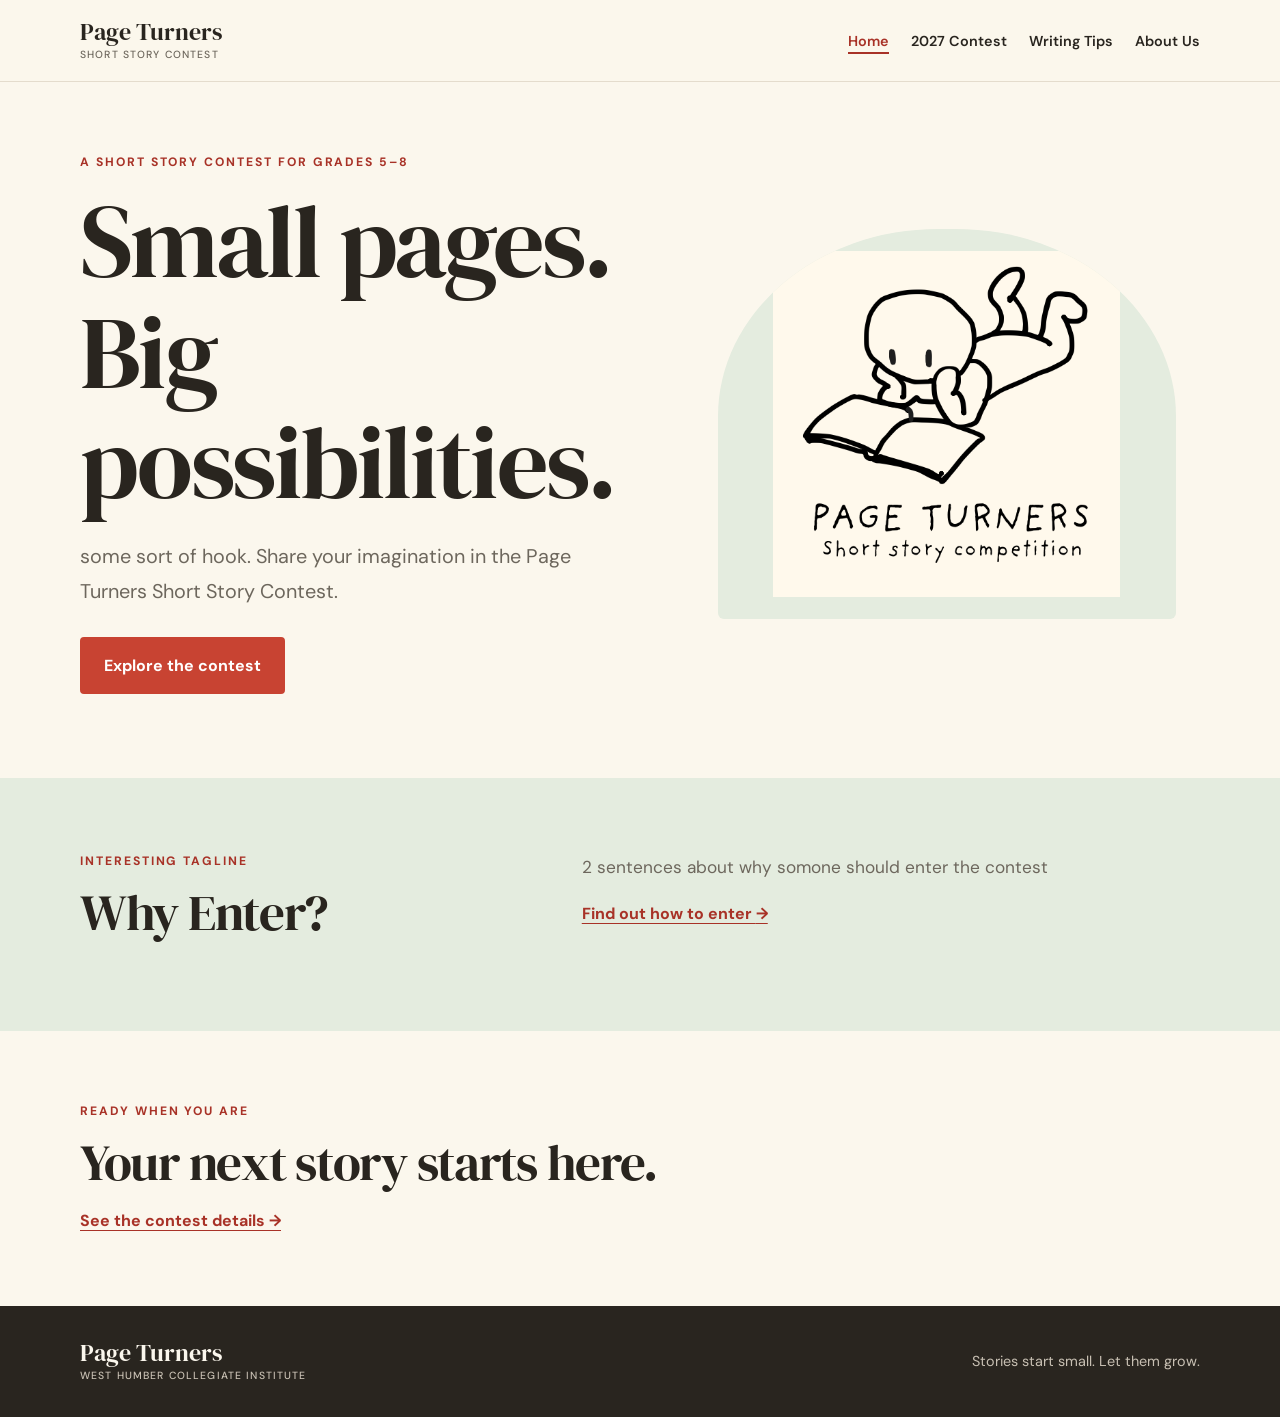
<file: index.html>
<!doctype html>
<html lang="en">
<head>
  <meta charset="utf-8">
  <meta name="viewport" content="width=device-width, initial-scale=1">
  <title>Page Turners — slogan here.</title>
  <link rel="stylesheet" href="./style.css">
</head>
<body>
  <nav class="site-nav" aria-label="Main navigation">
    <a class="wordmark" href="./index.html">Page Turners<span>Short Story Contest</span></a>
    <ul class="nav-links">
      <li><a aria-current="page" href="./index.html">Home</a></li>
      <li><a href="./contest.html">2027 Contest</a></li>
      <li><a href="./writingtips.html">Writing Tips</a></li>
      <li><a href="./aboutus.html">About Us</a></li>
    </ul>
  </nav>
  <main>
    <section class="hero wrap">
      <div class="hero-copy">
        <p class="eyebrow">A short story contest for Grades 5–8</p>
        <h1>Small pages.<br>Big possibilities.</h1>
        <p class="lede">some sort of hook. Share your imagination in the Page Turners Short Story Contest.</p>
        <a class="button" href="./contest.html">Explore the contest</a>
      </div>
      <div class="hero-art mascot-crop" aria-label="Reading mascot illustration">
        <img src="./Mascot" alt="A cheerful reading mascot">
      </div>
    </section>
    <section class="sage-band">
      <div class="wrap two-column why">
        <div>
          <p class="eyebrow">interesting tagline</p>
          <h2>Why Enter?</h2>
        </div>
        <div>
          <p>2 sentences about why somone should enter the contest</p>
          <a class="text-link" href="./contest.html">Find out how to enter <span aria-hidden="true">→</span></a>
        </div>
      </div>
    </section>
    <section class="wrap small-cta">
      <p class="eyebrow">Ready when you are</p>
      <h2>Your next story starts here.</h2>
      <a class="text-link" href="./contest.html">See the contest details <span aria-hidden="true">→</span></a>
    </section>
  </main>
  <footer class="site-footer">
    <div class="wrap footer-inner">
      <a class="wordmark" href="./index.html">Page Turners<span>West Humber Collegiate Institute</span></a>
      <p>Stories start small. Let them grow.</p>
    </div>
  </footer>
</body>
</html>
</file>
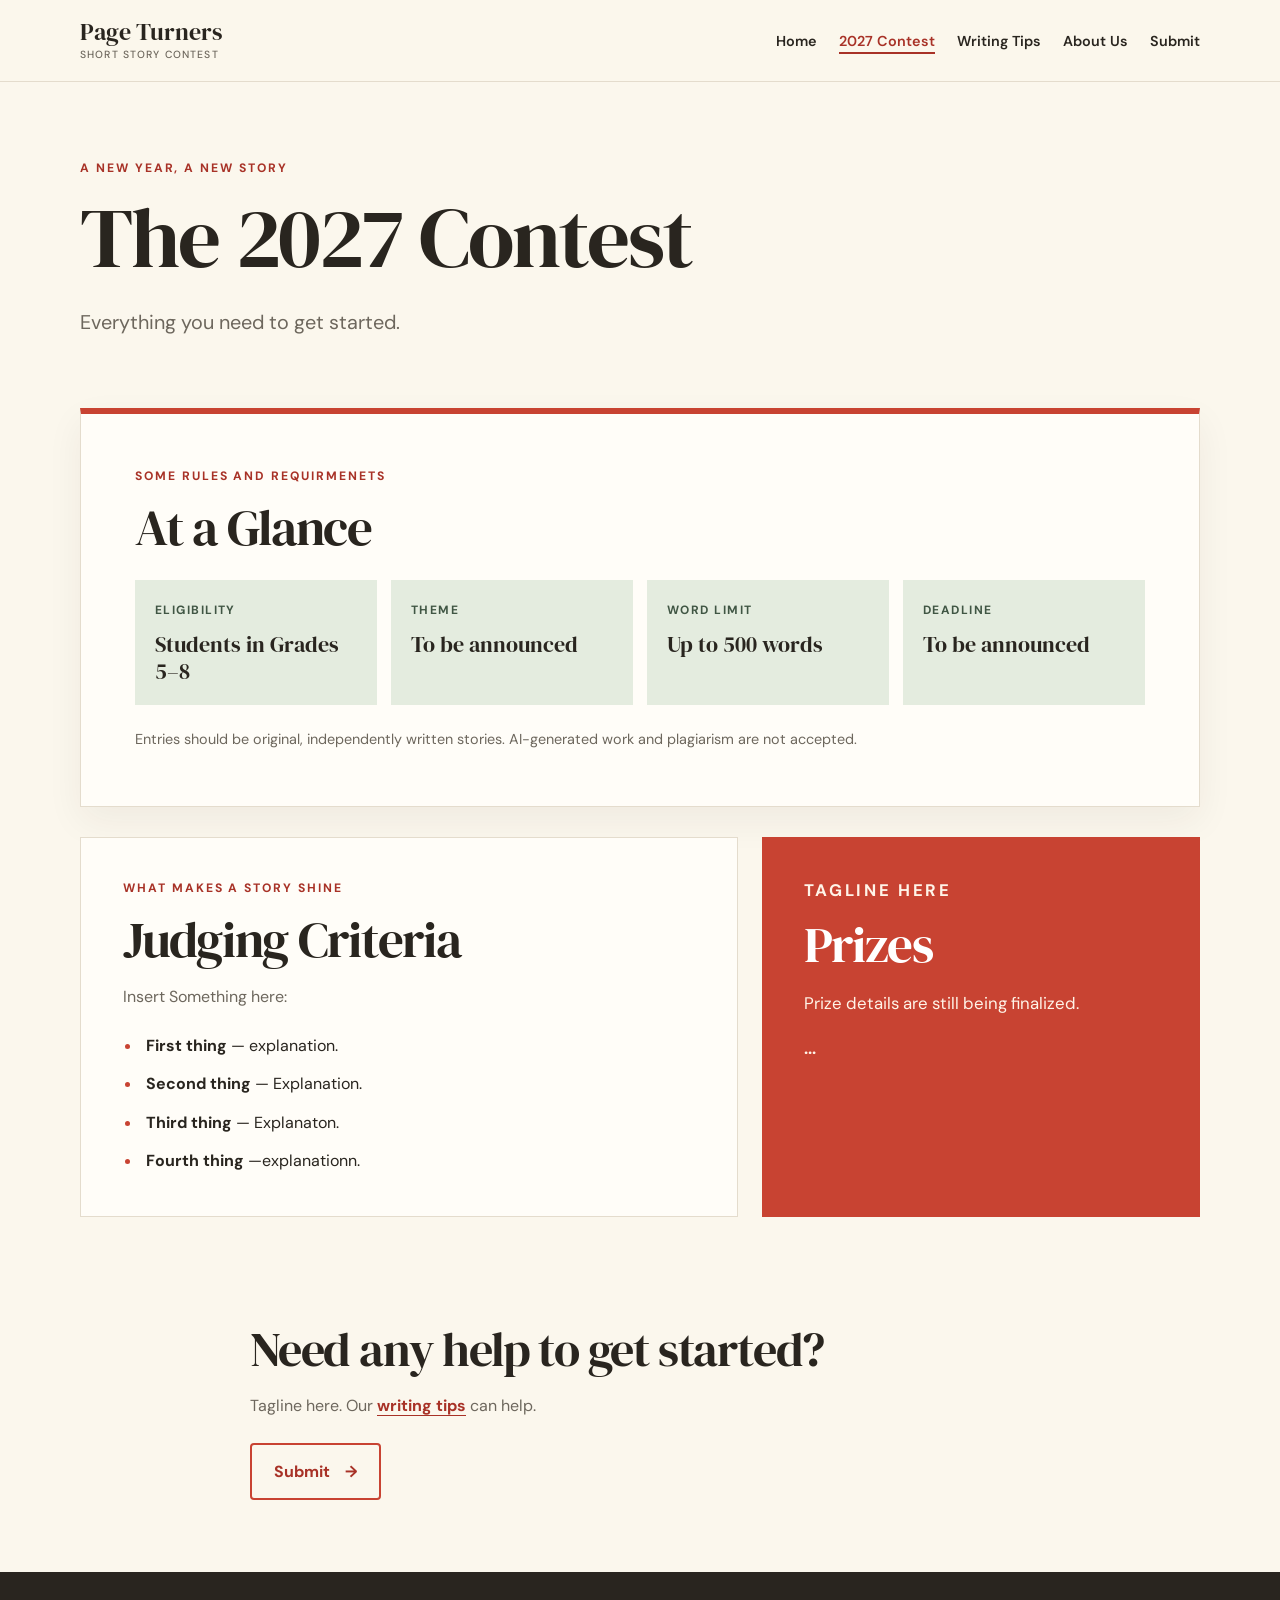
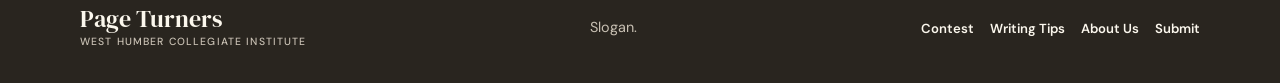
<file: contest.html>
<!doctype html>
<html lang="en"><head><meta charset="utf-8"><meta name="viewport" content="width=device-width, initial-scale=1"><title>2027 Contest — Page Turners</title><link rel="stylesheet" href="./style.css"></head>
<body>
<nav class="site-nav" aria-label="Main navigation"><a class="wordmark" href="./index.html">Page Turners<span>Short Story Contest</span></a><ul class="nav-links"><li><a href="./index.html">Home</a></li><li><a aria-current="page" href="./contest.html">2027 Contest</a></li><li><a href="./writingtips.html">Writing Tips</a></li><li><a href="./aboutus.html">About Us</a></li><li><a href="./submit.html">Submit</a></li></ul></nav>
<main><header class="page-heading wrap"><p class="eyebrow">A new year, a new story</p><h1>The 2027 Contest</h1><p class="lede">Everything you need to get started. </p></header>
<section class="wrap glance-card" aria-labelledby="glance-heading"><div class="section-heading"><p class="eyebrow">Some rules and requirmenets</p><h2 id="glance-heading">At a Glance</h2></div><dl class="glance-grid"><div><dt>Eligibility</dt><dd>Students in Grades 5–8</dd></div><div><dt>Theme</dt><dd>To be announced</dd></div><div><dt>Word limit</dt><dd>Up to 500 words</dd></div><div><dt>Deadline</dt><dd>To be announced</dd></div></dl><p class="fine-print">Entries should be original, independently written stories. AI-generated work and plagiarism are not accepted.</p></section>
<section class="wrap content-grid"><article class="paper-card"><p class="eyebrow">What makes a story shine</p><h2>Judging Criteria</h2><p>Insert Something here:</p><ul class="check-list"><li><strong>First thing</strong> — explanation.</li><li><strong>Second thing</strong> — Explanation.</li><li><strong>Third thing</strong> — Explanaton.</li><li><strong>Fourth thing</strong> —explanationn.</li></ul></article><article class="tomato-card"><p class="eyebrow">Tagline here</p><h2>Prizes</h2><p>Prize details are still being finalized.</p><p><strong>...</strong></p></article></section>
<section class="wrap inline-note"><h2>Need any help  to get started?</h2><p>Tagline here. Our <a class="text-link" href="./writingtips.html">writing tips</a> can help.</p><a class="button button-outline" href="./submit.html">Submit <span aria-hidden="true">→</span></a></section></main>
<footer class="site-footer"><div class="wrap footer-inner"><a class="wordmark" href="./index.html">Page Turners<span>West Humber Collegiate Institute</span></a><p>Slogan.</p><ul class="footer-links"><li><a href="./contest.html">Contest</a></li><li><a href="./writingtips.html">Writing Tips</a></li><li><a href="./aboutus.html">About Us</a></li><li><a href="./submit.html">Submit</a></li></ul></div></footer></body></html>
</file>
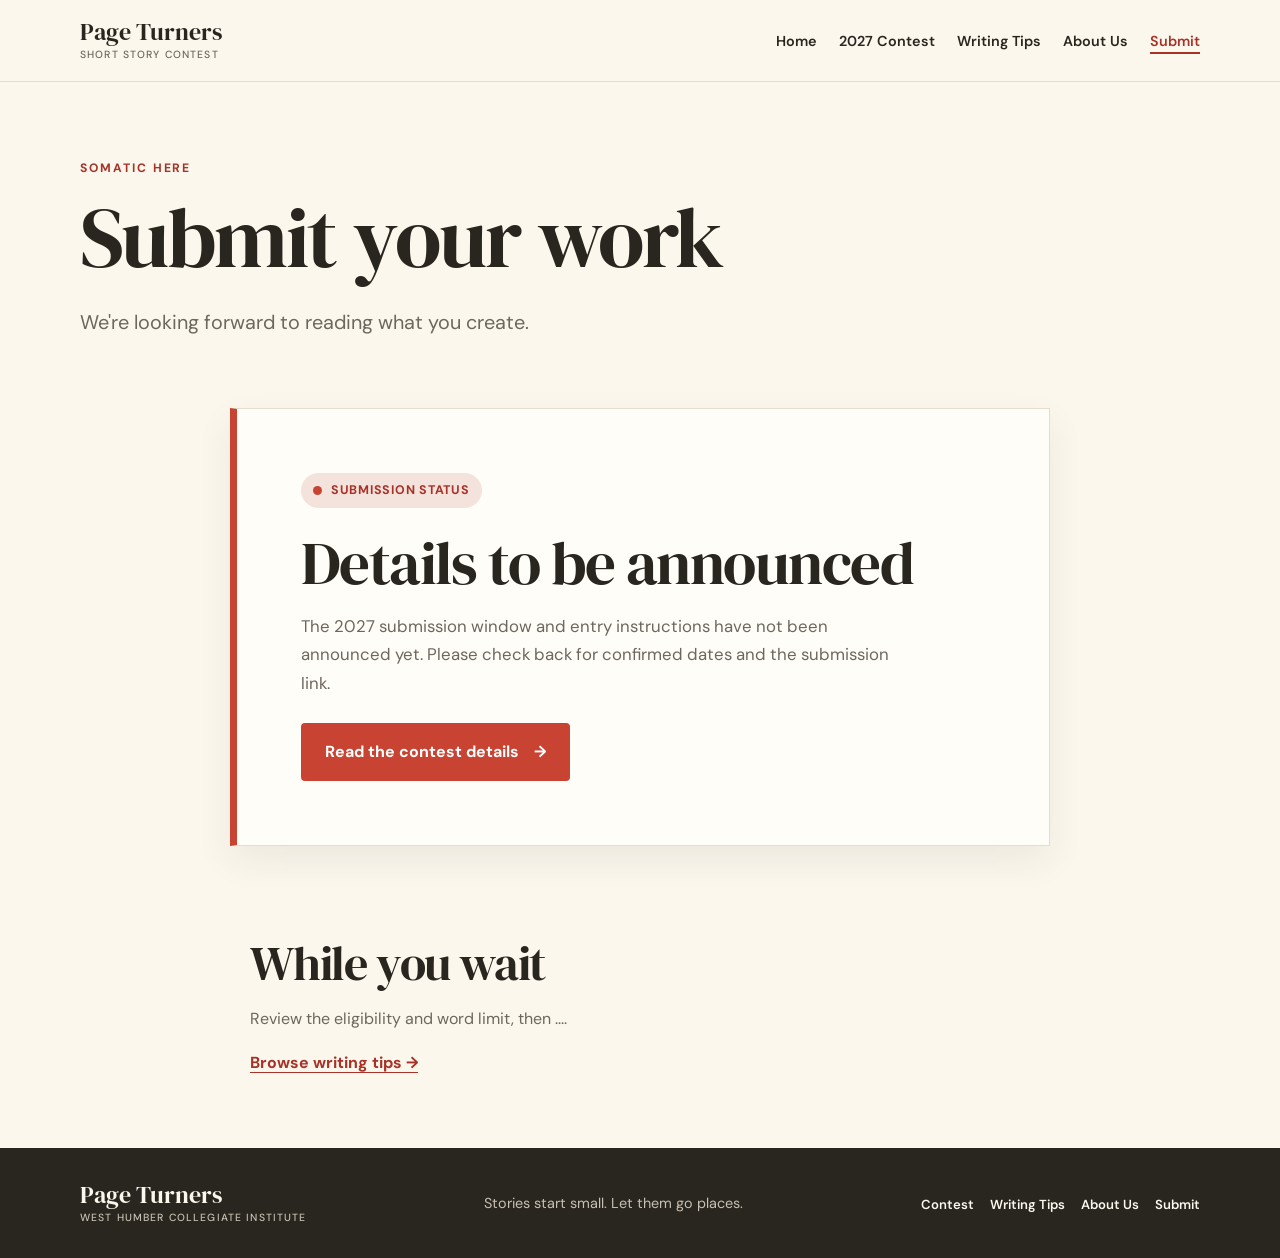
<file: submit.html>
<!doctype html>
<html lang="en"><head><meta charset="utf-8"><meta name="viewport" content="width=device-width, initial-scale=1"><title>Submit Your Work — Page Turners</title><link rel="stylesheet" href="./style.css"></head><body>
<nav class="site-nav" aria-label="Main navigation"><a class="wordmark" href="./index.html">Page Turners<span>Short Story Contest</span></a><ul class="nav-links"><li><a href="./index.html">Home</a></li><li><a href="./contest.html">2027 Contest</a></li><li><a href="./writingtips.html">Writing Tips</a></li><li><a href="./aboutus.html">About Us</a></li><li><a aria-current="page" href="./submit.html">Submit</a></li></ul></nav>
<main><header class="page-heading wrap"><p class="eyebrow">Somatic here</p><h1>Submit your work</h1><p class="lede">We're looking forward to reading what you create.</p></header>
<section class="wrap status-card" aria-labelledby="status-heading"><div class="status-pill"><span class="status-dot" aria-hidden="true"></span> Submission status</div><h2 id="status-heading">Details to be announced</h2><p>The 2027 submission window and entry instructions have not been announced yet. Please check back for confirmed dates and the submission link.</p><a class="button" href="./contest.html">Read the contest details <span aria-hidden="true">→</span></a></section>
<section class="wrap inline-note"><h2>While you wait</h2><p>Review the eligibility and word limit, then ....</p><a class="text-link" href="./writingtips.html">Browse writing tips <span aria-hidden="true">→</span></a></section></main>
<footer class="site-footer"><div class="wrap footer-inner"><a class="wordmark" href="./index.html">Page Turners<span>West Humber Collegiate Institute</span></a><p>Stories start small. Let them go places.</p><ul class="footer-links"><li><a href="./contest.html">Contest</a></li><li><a href="./writingtips.html">Writing Tips</a></li><li><a href="./aboutus.html">About Us</a></li><li><a href="./submit.html">Submit</a></li></ul></div></footer></body></html>
</file>
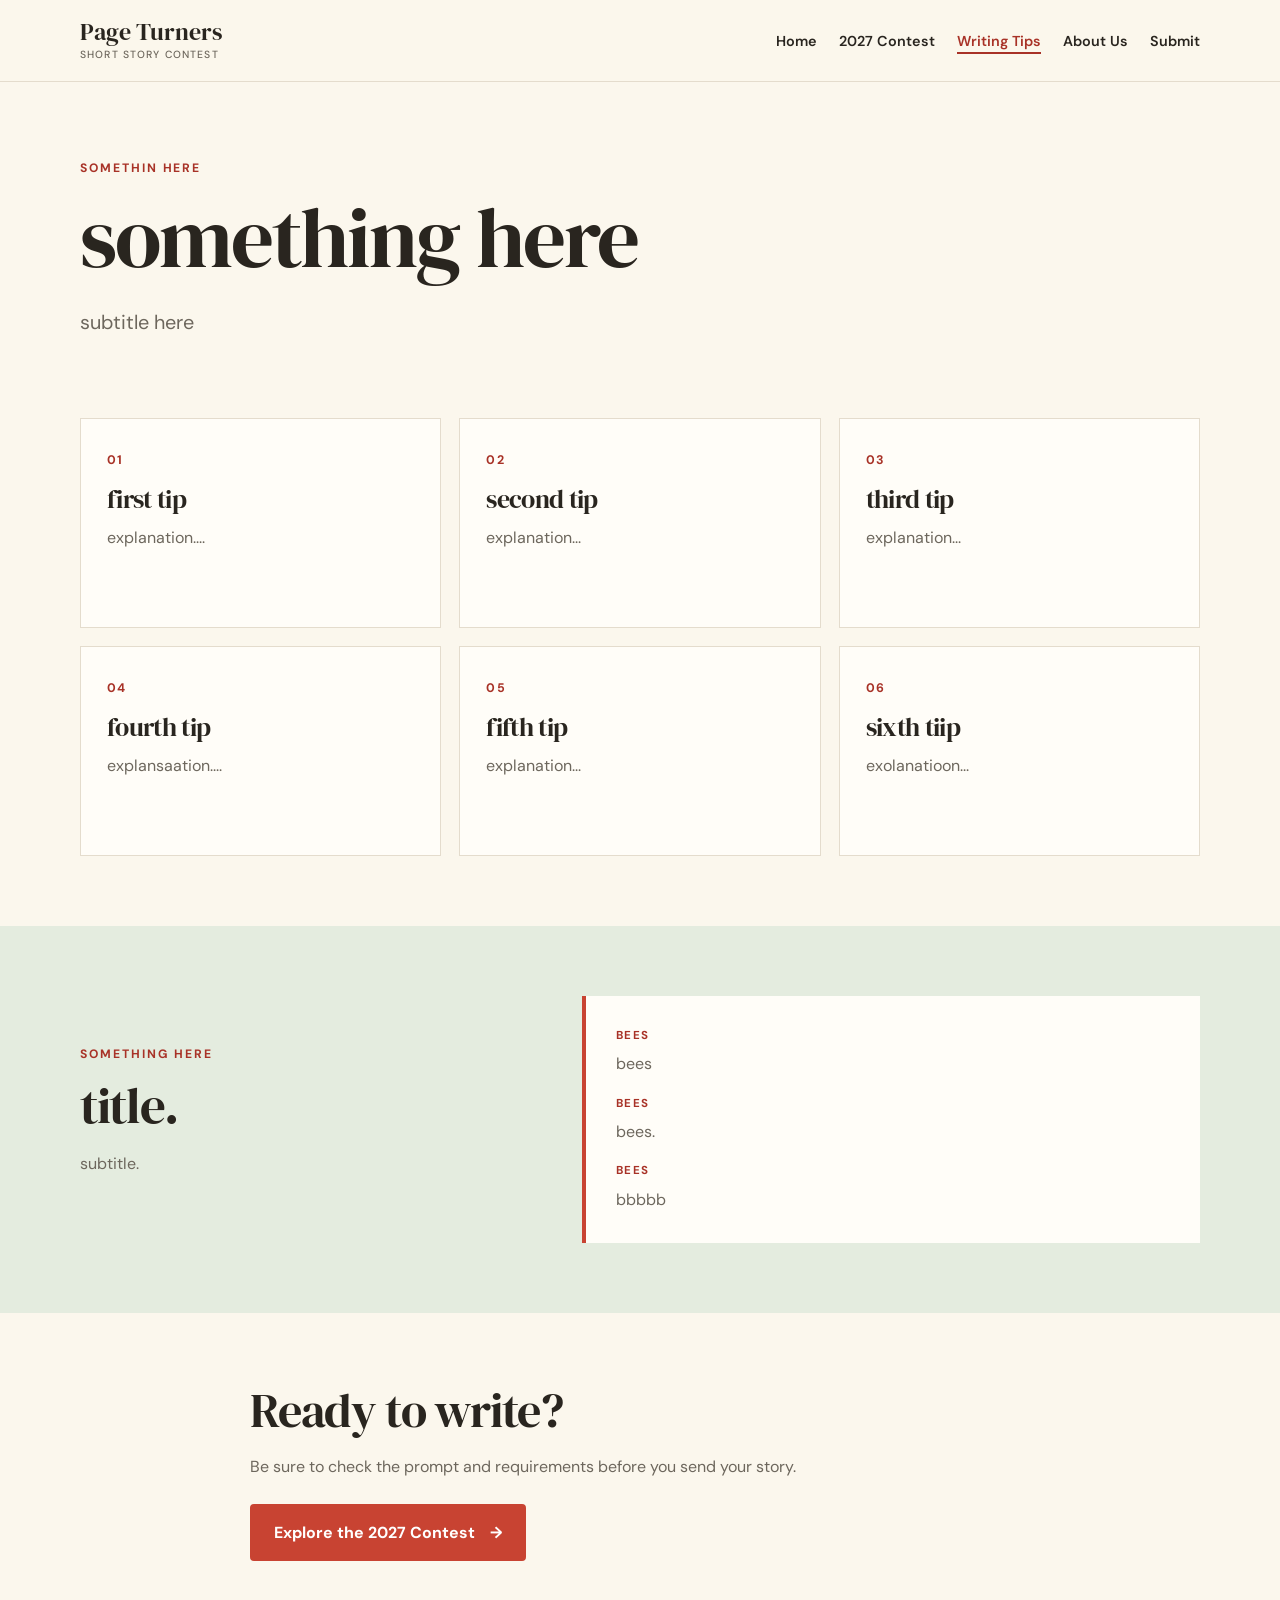
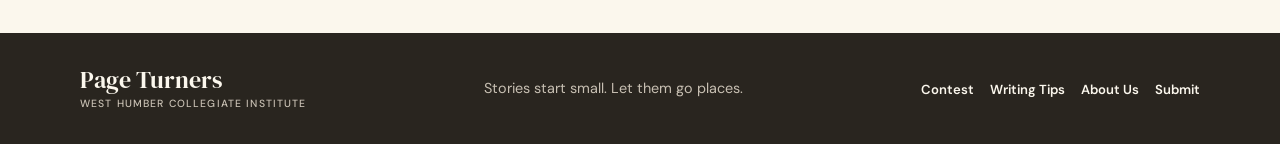
<file: writingtips.html>
<!doctype html>
<html lang="en"><head><meta charset="utf-8"><meta name="viewport" content="width=device-width, initial-scale=1"><title>Writing Tips — Page Turners</title><link rel="stylesheet" href="./style.css"></head><body>
<nav class="site-nav" aria-label="Main navigation"><a class="wordmark" href="./index.html">Page Turners<span>Short Story Contest</span></a><ul class="nav-links"><li><a href="./index.html">Home</a></li><li><a href="./contest.html">2027 Contest</a></li><li><a aria-current="page" href="./writingtips.html">Writing Tips</a></li><li><a href="./aboutus.html">About Us</a></li><li><a href="./submit.html">Submit</a></li></ul></nav>
<main><header class="page-heading wrap"><p class="eyebrow">somethin here</p><h1>something here</h1><p class="lede">subtitle here</p></header>
<section class="wrap tips-grid"><article class="tip-card"><span class="number">01</span><h2>first tip</h2><p>explanation....</p></article><article class="tip-card"><span class="number">02</span><h2>second tip</h2><p>explanation...</p></article><article class="tip-card"><span class="number">03</span><h2>third tip</h2><p>explanation...</p></article><article class="tip-card"><span class="number">04</span><h2>fourth tip</h2><p>explansaation....</p></article><article class="tip-card"><span class="number">05</span><h2>fifth tip</h2><p>explanation...</p></article><article class="tip-card"><span class="number">06</span><h2>sixth tiip</h2><p>exolanatioon...</p></article></section>
<section class="sage-band"><div class="wrap example-layout"><div><p class="eyebrow">something here</p><h2>title.</h2><p>subtitle.</p></div><div class="example-card"><p class="example-label">bees</p><p>bees</p><p class="example-label">bees</p><p>bees.</p><p class="example-label">bees</p><p>bbbbb</p></div></div></section>
<section class="wrap inline-note"><h2>Ready to write?</h2><p>Be sure to check the prompt and requirements before you send your story.</p><a class="button" href="./contest.html">Explore the 2027 Contest <span aria-hidden="true">→</span></a></section></main>
<footer class="site-footer"><div class="wrap footer-inner"><a class="wordmark" href="./index.html">Page Turners<span>West Humber Collegiate Institute</span></a><p>Stories start small. Let them go places.</p><ul class="footer-links"><li><a href="./contest.html">Contest</a></li><li><a href="./writingtips.html">Writing Tips</a></li><li><a href="./aboutus.html">About Us</a></li><li><a href="./submit.html">Submit</a></li></ul></div></footer></body></html>
</file>
<file: style.css>
@import url('https://fonts.googleapis.com/css2?family=DM+Sans:wght@400;500;600;700&family=DM+Serif+Display&display=swap');
:root{--cream:#fbf7ed;--paper:#fffdf8;--ink:#29251f;--muted:#6d675d;--tomato:#c84332;--tomato-dark:#a83227;--sage:#e4ecdf;--sage-ink:#405644;--line:#e4dccd;--serif:'DM Serif Display',Georgia,'Times New Roman',serif;--sans:'DM Sans','Segoe UI',sans-serif}*{box-sizing:border-box}html{scroll-behavior:smooth}body{margin:0;background:var(--cream);color:var(--ink);font-family:var(--sans);font-size:1rem;line-height:1.7}a{color:var(--tomato-dark)}a:focus-visible{outline:3px solid var(--tomato);outline-offset:4px}img{max-width:100%}.wrap{width:min(1120px,calc(100% - 48px));margin-inline:auto}h1,h2,h3,p{margin-top:0}h1,h2,h3{font-family:var(--serif);font-weight:400;line-height:1.08;letter-spacing:-.025em}h1{font-size:clamp(3.2rem,8vw,6.4rem);margin-bottom:1.35rem}h2{font-size:clamp(2.2rem,4vw,3.6rem);margin-bottom:1rem}h3{font-size:1.7rem}p{color:var(--muted)}
.site-nav{min-height:82px;display:flex;align-items:center;justify-content:space-between;gap:24px;padding:14px max(24px,calc((100% - 1120px)/2));border-bottom:1px solid var(--line);background:rgba(251,247,237,.96)}.wordmark{color:var(--ink);font:1.5rem/1.05 var(--serif);text-decoration:none;white-space:nowrap}.wordmark span{display:block;margin-top:5px;color:var(--muted);font:500 .65rem/1.2 var(--sans);letter-spacing:.11em;text-transform:uppercase}.nav-links,.footer-links{display:flex;flex-wrap:wrap;align-items:center;gap:8px 22px;margin:0;padding:0;list-style:none}.nav-links a,.footer-links a{color:var(--ink);font-size:.9rem;font-weight:600;text-decoration:none}.nav-links a:hover,.nav-links a[aria-current=page]{color:var(--tomato-dark);text-decoration:underline;text-decoration-thickness:2px;text-underline-offset:6px}
.hero{min-height:570px;display:grid;grid-template-columns:1.05fr .95fr;align-items:center;gap:clamp(35px,8vw,110px);padding-block:72px 84px}.hero-copy{max-width:630px}.eyebrow{margin-bottom:15px;color:var(--tomato-dark);font-size:.76rem;font-weight:700;letter-spacing:.16em;line-height:1.4;text-transform:uppercase}.lede{max-width:590px;margin-bottom:28px;font-size:clamp(1.05rem,1.8vw,1.24rem);line-height:1.75}.button{min-height:54px;display:inline-flex;align-items:center;justify-content:center;gap:15px;padding:13px 22px;border:2px solid var(--tomato);border-radius:4px;background:var(--tomato);color:white;font-weight:700;text-decoration:none;transition:background .2s,transform .2s}.button:hover{transform:translateY(-2px);background:var(--tomato-dark);color:white}.button-outline{background:transparent;color:var(--tomato-dark)}.button-outline:hover{color:white}.hero-art{position:relative;min-height:360px;display:grid;place-items:center;overflow:hidden;border-radius:48% 48% 6px 6px;background:var(--sage)}.hero-art img{width:min(100%,410px);max-height:390px;padding:22px;object-fit:contain}.hero-art.no-image{background:radial-gradient(ellipse at 50% 40%,#d2dfcc 0 36%,transparent 37%),var(--sage)}.art-caption{position:absolute;right:12px;bottom:13px;left:12px;color:var(--sage-ink);font:italic 1rem var(--serif);text-align:center}
.sage-band{background:var(--sage)}.two-column{display:grid;grid-template-columns:.8fr 1.2fr;gap:clamp(30px,7vw,100px);align-items:start}.why,.mission{padding-block:75px}.why p:not(.eyebrow),.mission p:not(.eyebrow){font-size:1.08rem}.check-list{display:grid;gap:11px;margin:22px 0;padding-left:1.2rem;color:var(--ink)}.check-list li{padding-left:4px}.check-list li::marker{color:var(--tomato)}.text-link{display:inline-block;font-weight:700;text-decoration-thickness:1px;text-underline-offset:4px}.small-cta,.inline-note{padding-block:72px}.small-cta h2{margin-bottom:16px}
.page-heading{padding-block:78px 40px}.page-heading h1{font-size:clamp(3rem,7vw,5.3rem)}.page-heading .lede{max-width:700px}.glance-card{padding:clamp(24px,5vw,54px);border:1px solid var(--line);border-top:6px solid var(--tomato);background:var(--paper);box-shadow:0 14px 35px rgba(48,38,26,.06)}.section-heading{margin-bottom:25px}.section-heading h2{margin-bottom:0}.glance-grid{display:grid;grid-template-columns:repeat(4,1fr);gap:14px;margin:0}.glance-grid div{min-height:125px;padding:20px;background:var(--sage)}.glance-grid dt{margin-bottom:10px;color:var(--sage-ink);font-size:.75rem;font-weight:700;letter-spacing:.12em;text-transform:uppercase}.glance-grid dd{margin:0;color:var(--ink);font:1.35rem/1.25 var(--serif)}.fine-print{margin:22px 0 0;font-size:.9rem}.content-grid{display:grid;grid-template-columns:1.2fr .8fr;gap:24px;padding-block:30px 35px}.paper-card,.tomato-card{padding:clamp(25px,4vw,42px)}.paper-card{border:1px solid var(--line);background:var(--paper)}.paper-card .check-list{margin-bottom:0}.tomato-card{background:var(--tomato);color:white}.tomato-card .eyebrow,.tomato-card p{color:#fff4e8}.tomato-card h2{color:white}.tomato-card p{font-size:1.05rem}.inline-note{max-width:780px}.inline-note h2{font-size:clamp(2rem,4vw,3rem)}.inline-note .button{margin-top:8px}
.founders-section{display:grid;grid-template-columns:1fr 320px;gap:clamp(35px,8vw,100px);align-items:center;padding-block:80px}.founders-intro p:not(.eyebrow){font-size:1.05rem}.profile-card{width:100%;max-width:320px;margin:0;padding:14px 14px 20px;transform:rotate(1.5deg);background:var(--paper);box-shadow:0 12px 30px rgba(48,38,26,.13);text-align:center}.profile-photo{aspect-ratio:1/1;overflow:hidden;background:var(--sage)}.profile-photo img{width:100%;height:100%;object-fit:cover}.profile-photo.no-image{background:linear-gradient(135deg,var(--sage),#d2dfcc)}.profile-card figcaption{display:grid;gap:2px;padding-top:15px}.profile-card figcaption strong{font:1.7rem var(--serif)}.profile-card figcaption span{color:var(--muted);font-size:.9rem}.values-row{display:grid;grid-template-columns:repeat(3,1fr);gap:30px;padding-block:0 85px}.values-row article{padding-top:18px;border-top:2px solid var(--tomato)}.values-row h3{margin:10px 0}.number{color:var(--tomato-dark);font-size:.78rem;font-weight:700;letter-spacing:.12em}
.tips-grid{display:grid;grid-template-columns:repeat(3,1fr);gap:18px;padding-block:10px 70px}.tip-card{min-height:210px;padding:26px;border:1px solid var(--line);background:var(--paper)}.tip-card h2{margin:13px 0 10px;font-size:1.65rem}.tip-card p{margin-bottom:0}.example-layout{display:grid;grid-template-columns:.8fr 1.2fr;gap:clamp(30px,7vw,95px);align-items:center;padding-block:70px}.example-card{padding:30px;border-left:4px solid var(--tomato);background:var(--paper)}.example-card p:last-child{margin-bottom:0}.example-label{margin:16px 0 5px;color:var(--tomato-dark);font-size:.72rem;font-weight:700;letter-spacing:.12em;text-transform:uppercase}.example-label:first-child{margin-top:0}
.status-card{max-width:820px;margin-bottom:20px;padding:clamp(28px,6vw,64px);border:1px solid var(--line);border-left:7px solid var(--tomato);background:var(--paper);box-shadow:0 14px 35px rgba(48,38,26,.07)}.status-pill{display:inline-flex;align-items:center;gap:9px;margin-bottom:22px;padding:7px 12px;border-radius:100px;background:#f4e3dc;color:var(--tomato-dark);font-size:.78rem;font-weight:700;letter-spacing:.06em;text-transform:uppercase}.status-dot{width:9px;height:9px;border-radius:50%;background:var(--tomato)}.status-card h2{font-size:clamp(2.2rem,5vw,3.8rem)}.status-card p{max-width:620px;margin-bottom:26px;font-size:1.05rem}
.site-footer{padding-block:34px;background:var(--ink);color:var(--cream)}.footer-inner{display:flex;flex-wrap:wrap;align-items:center;justify-content:space-between;gap:22px}.site-footer .wordmark,.site-footer .footer-links a{color:var(--cream)}.site-footer .wordmark span,.site-footer p{color:#c8c0b3}.site-footer p{margin:0;font-size:.9rem}.footer-links{gap:10px 16px}.footer-links a{font-size:.82rem}
@media(max-width:760px){.wrap{width:min(100% - 36px,620px)}.site-nav{align-items:flex-start;flex-direction:column;gap:14px;padding:16px 18px}.nav-links{gap:8px 15px}.nav-links a{font-size:.84rem}.hero{min-height:0;grid-template-columns:1fr;gap:34px;padding-block:55px 58px}.hero h1{font-size:clamp(3rem,13vw,5rem)}.hero-art{min-height:270px;max-height:390px}.hero-art img{max-height:300px}.two-column,.example-layout{grid-template-columns:1fr;gap:22px}.why,.mission{padding-block:50px}.glance-grid{grid-template-columns:repeat(2,1fr)}.content-grid{grid-template-columns:1fr}.founders-section{grid-template-columns:1fr;gap:30px;padding-block:55px}.profile-card{width:min(100%,300px);justify-self:center}.values-row{grid-template-columns:1fr;gap:24px;padding-bottom:55px}.tips-grid{grid-template-columns:1fr;padding-bottom:48px}.tip-card{min-height:0}.example-layout{padding-block:50px}.page-heading{padding-block:55px 30px}.small-cta,.inline-note{padding-block:52px}.footer-inner{align-items:flex-start;flex-direction:column}}@media(max-width:380px){.wrap{width:calc(100% - 28px)}.glance-grid{gap:9px}.glance-grid div{min-height:112px;padding:14px}.glance-grid dd{font-size:1.18rem}.nav-links{gap:7px 12px}}@media(prefers-reduced-motion:reduce){html{scroll-behavior:auto}*,*::before,*::after{transition-duration:.01ms!important}}
</file>
